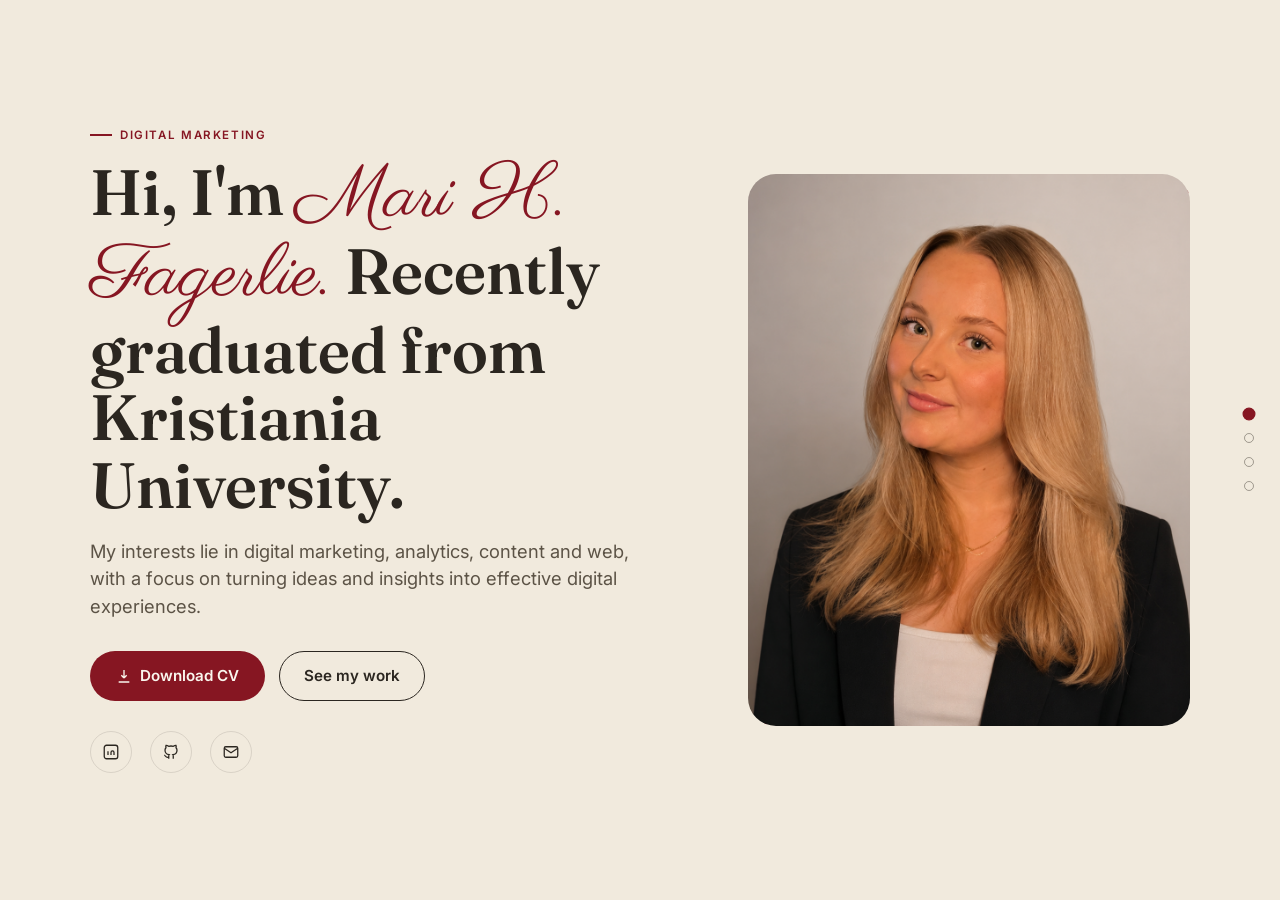
<file: index.html>
<!DOCTYPE html>
<html lang="en">
<head>
<meta charset="UTF-8">
<meta name="viewport" content="width=device-width, initial-scale=1.0">
<title>Mari H. Fagerlie — Digital Marketing Portfolio</title>
<link rel="stylesheet" href="styles/styles.css">
</head>
<body>

<nav class="dot-nav" id="dotNav">
  <a href="#hero" class="active" aria-label="Hero section"></a>
  <a href="#projects" aria-label="Projects section"></a>
  <a href="#resume" aria-label="Resume section"></a>
  <a href="#contact" aria-label="Contact section"></a>
</nav>

<main class="snap-container" id="snapContainer">

  <!-- Hero -->
  <section class="snap-section hero" id="hero">
    <div class="hero-grid">
      <div>
        <div class="eyebrow">Digital Marketing</div>
        <h1>Hi, I'm <span class="name-script">Mari H. Fagerlie.</span> Recently graduated from Kristiania University.</h1>
        <p class="hero-tagline">
          My interests lie in digital marketing, analytics, content and web, with a focus on turning ideas and insights into effective digital experiences.
        </p>
        <div class="hero-actions">
          <a href="CV/CV - Mari Fagerlie.pdf" download class="btn-primary">
            <svg width="16" height="16" viewBox="0 0 24 24" fill="none" stroke="currentColor" stroke-width="2"><path d="M12 3v12m0 0-4-4m4 4 4-4M4 21h16"/></svg>
            Download CV
          </a>
          <a href="#projects" class="btn-ghost">See my work</a>
        </div>
        <div class="social-row">
          <a href="https://www.linkedin.com/in/mari-fagerlie-135591304/?lipi=urn%3Ali%3Apage%3Ad_flagship3_profile_view_base_contact_details%3BiUCKEwSOSvq0nLl8ZYE1zQ%3D%3D" target="_blank" rel="noopener" aria-label="LinkedIn">
            <svg viewBox="0 0 24 24" fill="none" stroke="currentColor" stroke-width="1.7"><rect x="3" y="3" width="18" height="18" rx="3"/><path d="M8 11v5M8 8v.01M12 16v-3.5a2 2 0 0 1 4 0V16M12 12.5V16"/></svg>
          </a>
          <a href="https://github.com/marifagerlie" target="_blank" rel="noopener" aria-label="GitHub">
            <svg viewBox="0 0 24 24" fill="none" stroke="currentColor" stroke-width="1.7"><path d="M9 19c-4.3 1.4-4.3-2.5-6-3m12 5v-3.5c0-1 .1-1.4-.5-2 2.8-.3 5.5-1.4 5.5-6a4.6 4.6 0 0 0-1.3-3.2 4.2 4.2 0 0 0-.1-3.2s-1.1-.3-3.5 1.3a12.3 12.3 0 0 0-6.2 0C6.5 2.8 5.4 3.1 5.4 3.1a4.2 4.2 0 0 0-.1 3.2A4.6 4.6 0 0 0 4 9.5c0 4.6 2.7 5.7 5.5 6-.6.6-.6 1.2-.5 2V21"/></svg>
          </a>
          <a href="mailto:Mari.helene@outlook.com" aria-label="Email">
            <svg viewBox="0 0 24 24" fill="none" stroke="currentColor" stroke-width="1.7"><rect x="3" y="5" width="18" height="14" rx="2"/><path d="M3 7l9 6 9-6"/></svg>
          </a>
        </div>
      </div>
      <div class="hero-portrait">
        <img src="images/CV-bilde.png" alt="Mari Fagerlie">
      </div>
    </div>
  </section>

  <!-- PROJECTS  -->
  <section class="snap-section" id="projects">
    <div class="section-head">
      <div class="eyebrow">Selected Work</div>
      <h2>Campaigns &amp; projects</h2>
    </div>
    <div class="projects-grid" id="projectsGrid"><!-- injected by script.js --></div>
  </section>

  <!-- RESUME  -->
  <section class="snap-section" id="resume">
    <div class="section-head">
      <div class="eyebrow">Background</div>
      <h2>Resume</h2>
    </div>
    <div class="resume-grid">
      <div class="resume-col">
        <h3>Education</h3>
        <div class="resume-item">
          <div class="when">2023 – 2026</div>
          <div class="what">Bachelor’s Degree in Digital Marketing</div>
          <div class="where">Kristiania University College</div>
        </div>
      </div>
      <div class="resume-col">
        <h3>Certifications</h3>
        <div class="resume-item">
          <div class="when">Ongoing</div>
          <div class="what">Google Analytics 4 Certification</div>
          <div class="where">Google Skillshop</div>
        </div>
        <div class="resume-item">
          <div class="when">Ongoing</div>
          <div class="what">Email Marketing</div>
          <div class="where">HubSpot Academy</div>
        </div>
      </div>
      <div class="resume-col">
        <h3>Experience</h3>
        <div class="resume-item">
          <div class="when">Feb 2026 – Mar 2026</div>
          <div class="what">Marketing Intern</div>
          <div class="where">Sæther Nordic</div>
        </div>
        <div class="resume-item">
          <div class="when">Feb 2025 – Aug 2025</div>
          <div class="what">Social Media & Web Coordinator</div>
          <div class="where">Carla Storo</div>
        </div>
        <div class="resume-item">
          <div class="when">2020 – Now</div>
          <div class="what">Care worker</div>
          <div class="where">Halden Commune</div>
        </div>
        <div class="resume-item">
          <div class="when">Oct 2021 – Apr 2023</div>
          <div class="what">Retail & Customer Service Associate</div>
          <div class="where">Glitter AS</div>
        </div>
      </div>
    </div>
  </section>

  <!-- CONTACT  -->
  <section class="snap-section" id="contact">
    <div class="contact-wrap">
      <div class="eyebrow">Get in touch</div>
      <h2>Let's talk about what we can do together</h2>
      <p class="lead">Have a project, an internship, or just want to say hi? Drop a note below, I read every message myself and usually reply within a day or two.</p>

    <!-- Form -->
      <form class="contact-form" id="contactForm" action="https://formspree.io/f/xzepgdge" method="POST">
        <div class="field">
          <label for="name">Your name</label>
          <input type="text" id="name" name="name" required placeholder="Jamie Smith">
        </div>
        <div class="field">
          <label for="email">Your Email</label>
          <input type="email" id="email" name="_replyto" required placeholder="jamie@email.com">
        </div>
        <div class="field">
          <label for="message">Message</label>
          <textarea id="message" name="message" rows="5" required placeholder="Tell me a bit about what you have in mind..."></textarea>
        </div>
        <button type="submit" class="btn-primary" style="align-self:flex-start;">
          Send message
          <svg width="15" height="15" viewBox="0 0 24 24" fill="none" stroke="currentColor" stroke-width="2"><path d="M5 12h14M13 6l6 6-6 6"/></svg>
        </button>
        <div class="form-status" id="formStatus" role="status"></div>
        <p class="form-note">Prefer email? Reach me directly at <a href="mailto:Mari.helene@outlook.com" style="color:var(--red); font-weight:600;">Mari.helene@outlook.com</a></p>
      </form>
    </div>
    <footer class="site-footer">© 2026 Mari Fagerlie. Built for learning and creativity.</footer>
  </section>

</main>

<script src="projects-data.js"></script>
<script src="script.js"></script>
</body>
</html>
</file>
<file: styles/styles.css>
@import url('https://fonts.googleapis.com/css2?family=Fraunces:opsz,wght@9..144,400;9..144,500;9..144,600;9..144,700&family=Inter:wght@400;500;600&family=Parisienne&display=swap');

:root {
  --beige: #F1EADD;
  --card: #FAF6EE;
  --ink: #2B2620;
  --ink-soft: #5C5346;
  --red: #861622;
  --red-deep: #8C2C21;
  --clay: #8C5A45;
  --line: rgba(43,38,32,0.12);
  --radius: 14px;
  --maxw: 1100px;
}

* { box-sizing: border-box; }
html { scroll-behavior: smooth; }

body {
  margin: 0;
  background: var(--beige);
  color: var(--ink);
  font-family: 'Inter', sans-serif;
  line-height: 1.5;
}

h1, h2, h3 { font-family: 'Fraunces', serif; font-weight: 600; margin: 0; }

a { color: inherit; text-decoration: none; }

.name-script {
  font-family: 'Parisienne', cursive;
  color: var(--red);
  font-size: 1.15em;
  font-weight: 400;
}

button, .btn {
  font-family: 'Inter', sans-serif;
  cursor: pointer;
  border: none;
  outline: none;
}

:focus-visible {
  outline: 2px solid var(--red);
  outline-offset: 3px;
}

@media (prefers-reduced-motion: reduce) {
  html { scroll-behavior: auto; }
  * { animation-duration: 0.01ms !important; transition-duration: 0.01ms !important; }
}

/*  Snap scroll container  */
.snap-container {
  height: 100vh;
  overflow-y: scroll;
  scroll-snap-type: y mandatory;
}

.snap-section {
  min-height: 100vh;
  scroll-snap-align: start;
  scroll-snap-stop: always;
  display: flex;
  flex-direction: column;
  justify-content: center;
  position: relative;
  padding: 90px 6vw;
}

/*  Dot nav  */
.dot-nav {
  position: fixed;
  right: 26px;
  top: 50%;
  transform: translateY(-50%);
  z-index: 50;
  display: flex;
  flex-direction: column;
  gap: 14px;
}

.dot-nav a {
  width: 10px;
  height: 10px;
  border-radius: 50%;
  background: transparent;
  border: 1.5px solid var(--ink);
  opacity: 0.4;
  display: block;
  transition: all 0.25s ease;
}

.dot-nav a.active {
  background: var(--red);
  border-color: var(--red);
  opacity: 1;
  transform: scale(1.3);
}

@media (max-width: 720px) {
  .dot-nav { display: none; }
}

/*  Eyebrow labels  */
.eyebrow {
  font-size: 0.72rem;
  letter-spacing: 0.14em;
  text-transform: uppercase;
  color: var(--red);
  font-weight: 600;
  margin-bottom: 14px;
  display: flex;
  align-items: center;
  gap: 8px;
}

.eyebrow::before {
  content: "";
  width: 22px;
  height: 1.5px;
  background: var(--red);
}

/* HERO  */
.hero { align-items: flex-start; }

.hero-grid {
  display: grid;
  grid-template-columns: 1.15fr 0.85fr;
  gap: 60px;
  align-items: center;
  max-width: var(--maxw);
  margin: 0 auto;
  width: 100%;
}

.hero h1 {
  font-size: clamp(2.4rem, 5vw, 4rem);
  line-height: 1.05;
  margin-bottom: 20px;
}

.hero-tagline {
  font-size: 1.15rem;
  color: var(--ink-soft);
  max-width: 46ch;
  margin-bottom: 30px;
}

.hero-actions {
  display: flex;
  gap: 14px;
  flex-wrap: wrap;
  margin-bottom: 30px;
}

.btn-primary {
  background: var(--red);
  color: #FAF6EE;
  padding: 14px 26px;
  border-radius: 999px;
  font-weight: 600;
  font-size: 0.95rem;
  display: inline-flex;
  align-items: center;
  gap: 8px;
  transition: transform 0.2s ease, background 0.2s ease;
}
.btn-primary:hover { background: var(--red-deep); transform: translateY(-2px); }

.btn-ghost {
  border: 1.5px solid var(--ink);
  padding: 13px 24px;
  border-radius: 999px;
  font-weight: 600;
  font-size: 0.95rem;
  transition: all 0.2s ease;
}
.btn-ghost:hover { background: var(--ink); color: var(--beige); }

.social-row {
  display: flex;
  gap: 18px;
}

.social-row a {
  width: 42px;
  height: 42px;
  border-radius: 50%;
  border: 1.5px solid var(--line);
  display: flex;
  align-items: center;
  justify-content: center;
  transition: all 0.2s ease;
}
.social-row a:hover { border-color: var(--red); color: var(--red); transform: translateY(-2px); }
.social-row svg { width: 18px; height: 18px; }

.hero-portrait {
  position: relative;
  width: 100%;
  aspect-ratio: 4/5;
  border-radius: 28px;
  background: var(--clay);
  overflow: hidden;
  display: flex;
  align-items: center;
  justify-content: center;
}
.hero-portrait img { width: 100%; height: 100%; object-fit: cover; display: block; }
.hero-portrait .placeholder-note {
  color: #FAF6EE;
  font-size: 0.85rem;
  text-align: center;
  padding: 20px;
  opacity: 0.85;
}
.hero-portrait::after {
  content: "";
  position: absolute;
  inset: 0;
  border: 2px solid var(--red);
  border-radius: 28px;
  transform: translate(14px, 14px);
  z-index: -1;
}

/*  PROJECTS  */
.section-head {
  max-width: var(--maxw);
  margin: 0 auto 40px;
  width: 100%;
}
.section-head h2 { font-size: clamp(1.8rem, 3.4vw, 2.6rem); }

.projects-grid {
  max-width: var(--maxw);
  margin: 0 auto;
  width: 100%;
  display: grid;
  grid-template-columns: repeat(auto-fit, minmax(300px, 1fr));
  gap: 26px;
}

.project-card {
  background: var(--card);
  border-radius: var(--radius);
  padding: 32px;
  border: 1px solid var(--line);
  display: flex;
  flex-direction: column;
  transition: transform 0.25s ease, box-shadow 0.25s ease;
}
.project-card:hover {
  transform: translateY(-6px);
  box-shadow: 0 14px 28px -14px rgba(43,38,32,0.25);
}

.project-cover {
  height: 240px;
  border-radius: 10px;
  margin-bottom: 18px;
  background-size: contain;
  background-repeat: no-repeat;
  background-position: center;
  background-color: #f8e7e6;
}

.project-meta-row {
  display: flex;
  gap: 10px;
  font-size: 0.72rem;
  color: var(--clay);
  text-transform: uppercase;
  letter-spacing: 0.06em;
  font-weight: 600;
  margin-bottom: 10px;
}

.project-card h3 { font-size: 1.2rem; margin-bottom: 8px; }
.project-card p { color: var(--ink-soft); font-size: 0.92rem; margin: 0 0 16px; flex-grow: 1; }

.tool-icons {
  display: flex;
  gap: 8px;
  margin-bottom: 18px;
  flex-wrap: wrap;
}
.tool-icons span {
  width: 30px;
  height: 30px;
  border-radius: 8px;
  background: var(--beige);
  display: flex;
  align-items: center;
  justify-content: center;
  color: var(--ink);
}
.tool-icons svg { width: 30px; height: 30px; }

.learn-more {
  font-weight: 600;
  font-size: 0.88rem;
  color: var(--red);
  display: inline-flex;
  align-items: center;
  gap: 6px;
  align-self: flex-start;
}
.learn-more svg { width: 14px; height: 14px; transition: transform 0.2s ease; }
.project-card:hover .learn-more svg { transform: translateX(3px); }

.results-note {
  background: var(--card);
  border: 1px solid var(--line);
  border-radius: 12px;
  padding: 16px 20px;
  margin: 18px 0;
  font-size: 0.92rem;
  color: var(--ink-soft);
}

.results-row {
  display: grid;
  grid-template-columns: repeat(auto-fit, minmax(140px, 1fr));
  gap: 16px;
  margin: 18px 0 10px;
}



/*  RESUME  */
.resume-grid {
  max-width: var(--maxw);
  margin: 0 auto;
  width: 100%;
  display: grid;
  grid-template-columns: repeat(3, 1fr);
  gap: 32px;
}

.resume-col h3 {
  font-size: 1.05rem;
  margin-bottom: 18px;
  padding-bottom: 10px;
  border-bottom: 2px solid var(--red);
}

.resume-item { margin-bottom: 20px; }
.resume-item .when {
  font-size: 0.75rem;
  color: var(--clay);
  font-weight: 600;
  letter-spacing: 0.03em;
}
.resume-item .what { font-weight: 600; margin: 3px 0 2px; }
.resume-item .where { font-size: 0.88rem; color: var(--ink-soft); }

@media (max-width: 820px) {
  .resume-grid { grid-template-columns: 1fr; }
  .hero-grid { grid-template-columns: 1fr; }
  .hero-portrait { max-width: 340px; }
}
.task-list {
  margin: 8px 0 0;
  padding-left: 16px;
  list-style: none;
}

.task-list li {
  position: relative;
  font-size: 0.55rem;
  color: var(--ink-soft);
  margin-bottom: 4px;
  padding-left: 12px;
  line-height: 1.4;
}

.task-list li::before {
  content: "";
  position: absolute;
  left: 0;
  top: 0.55em;
  width: 4px;
  height: 4px;
  border-radius: 50%;
  background: var(--red);
}

/* CONTACT  */
.contact-wrap {
  max-width: 560px;
  margin: 0 auto;
  width: 100%;
}

.contact-wrap p.lead { color: var(--ink-soft); margin-bottom: 30px; }

form.contact-form { display: flex; flex-direction: column; gap: 16px; }

.field label {
  display: block;
  font-size: 0.8rem;
  font-weight: 600;
  margin-bottom: 6px;
  color: var(--ink-soft);
}

.field input, .field textarea {
  width: 100%;
  padding: 13px 15px;
  border-radius: 10px;
  border: 1.5px solid var(--line);
  background: var(--card);
  font-family: 'Inter', sans-serif;
  font-size: 0.95rem;
  color: var(--ink);
  resize: vertical;
}
.field input:focus, .field textarea:focus { border-color: var(--red); }

.form-note {
  font-size: 0.78rem;
  color: var(--ink-soft);
  margin-top: 4px;
}

.form-status { font-size: 0.88rem; margin-top: 6px; min-height: 1.2em; }
.form-status.ok { color: #3f7d4f; }
.form-status.err { color: var(--red); }

footer.site-footer {
  text-align: center;
  font-size: 0.8rem;
  color: var(--ink-soft);
  padding: 30px 0 10px;
}

/* PROJECT DETAIL PAGE */
.breadcrumb {
  position: fixed;
  top: 24px;
  left: 6vw;
  z-index: 60;
  display: flex;
  align-items: center;
  gap: 8px;
  font-size: 0.85rem;
  font-weight: 600;
  background: rgba(241,234,221,0.9);
  backdrop-filter: blur(6px);
  padding: 9px 16px;
  border-radius: 999px;
  border: 1px solid var(--line);
}
.breadcrumb svg { width: 14px; height: 14px; }
.breadcrumb:hover { color: var(--red); }

.carousel-hint {
  position: fixed;
  top: 24px;
  right: 6vw;
  z-index: 60;
  font-size: 0.78rem;
  color: var(--ink-soft);
  display: flex;
  align-items: center;
  gap: 8px;
  background: rgba(241,234,221,0.9);
  padding: 9px 14px;
  border-radius: 999px;
  border: 1px solid var(--line);
}
@media (max-width: 720px) { .carousel-hint { display: none; } }

.project-slide {
  min-height: 100vh;
  scroll-snap-align: start;
  scroll-snap-stop: always;
  padding: 120px 8vw 80px;
  display: flex;
  justify-content: center;
}

.project-slide-inner { max-width: 760px; width: 100%; }

.project-hero-band{
  height: 200px;
  border-radius: 18px;
  margin-bottom: 30px;
  background-size: contain;
  background-repeat: no-repeat;
  background-position: center;
  background-color: var(--beige);
}

.project-slide h1 { font-size: clamp(1.9rem, 4vw, 2.8rem); margin-bottom: 14px; }

.project-tags {
  display: flex;
  gap: 22px;
  flex-wrap: wrap;
  margin-bottom: 26px;
  font-size: 0.85rem;
}
.project-tags b { color: var(--red); }

.project-slide h2.subhead {
  font-size: 1.1rem;
  margin: 32px 0 12px;
  color: var(--red-deep);
}

.project-slide p, .project-slide li { color: var(--ink-soft); font-size: 0.98rem; }
.project-slide ul { padding-left: 20px; }
.project-slide li { margin-bottom: 8px; }

.results-row.grid-2 {
  grid-template-columns: 1fr 1fr;  
}

.results-row.grid-2 .result-stat {
  height: auto;
  border-radius: 12px;
  border: 1px solid var(--line);
  background: var(--beige);
  overflow: hidden;
  display: block;
}

.results-row.grid-2 .result-stat img {
  width: 100%;
  height: auto;
  display: block;
  object-fit: contain;
}
.results-row.grid-2-crop {
  align-items: start;
}
.results-row.grid-2-crop .result-stat {
  position: relative;
  height: auto;
  display: block;
  border-radius: 12px;
  border: 1px solid var(--line);
  background: var(--beige);
  overflow: hidden;
  aspect-ratio: 6 / 3;
}

.results-row.grid-2-crop .result-stat img {
  width: 100%;
  height: 100%;
  object-fit: cover;
  display: block;
}
.result-stat {
  position: relative;
  height: 370px;
  border-radius: 12px;
  border: 1px solid var(--line);
  background: var(--beige);
  overflow: hidden;
}

.result-stat img {
  width: 100%;
  height: 100%;
  object-fit: cover;
  display: block;
}

.results-row.pubhub-result {
  grid-template-columns: 1fr; 
}

.results-row.pubhub-result .result-stat {
  border-radius: 12px;
  border: 1px solid var(--line);
  background: var(--beige);
  overflow: hidden;
  height: auto; 
}

.results-row.pubhub-result .result-stat img {
  width: 100%;
  height:auto;
  object-fit: contain; 
  display: block;
}
.result-stat .val { font-family: 'Fraunces', serif; font-size: 1.5rem; color: var(--red); }

.reflection-box {
  margin-top: 30px;
  padding: 20px 22px;
  border-left: 3px solid var(--red);
  background: var(--card);
  border-radius: 0 10px 10px 0;
  font-style: italic;
}

.slide-progress {
  position: fixed;
  bottom: 26px;
  left: 50%;
  transform: translateX(-50%);
  z-index: 60;
  display: flex;
  gap: 8px;
}
.slide-progress span {
  width: 22px;
  height: 4px;
  border-radius: 4px;
  background: var(--ink);
  opacity: 0.25;
  transition: all 0.25s ease;
}
.slide-progress span.active { opacity: 1; background: var(--red); width: 34px; }
</file>
